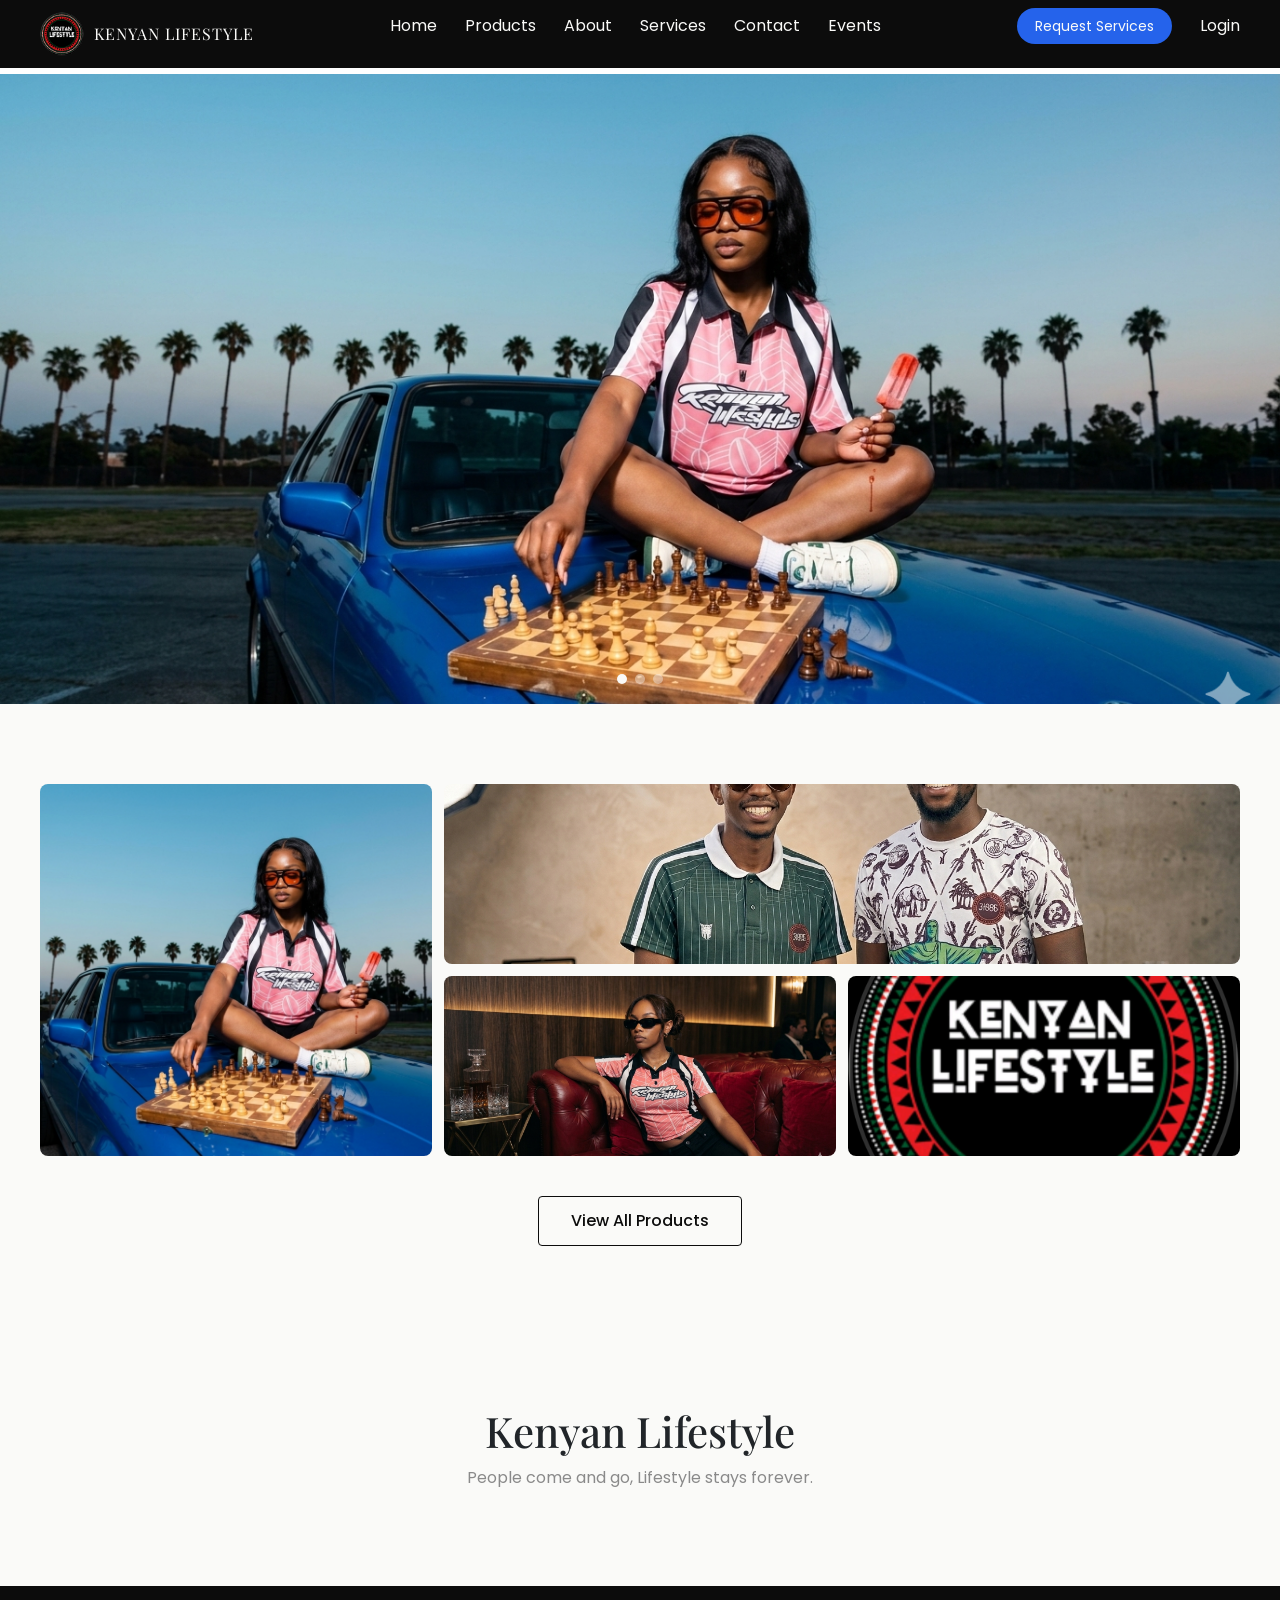
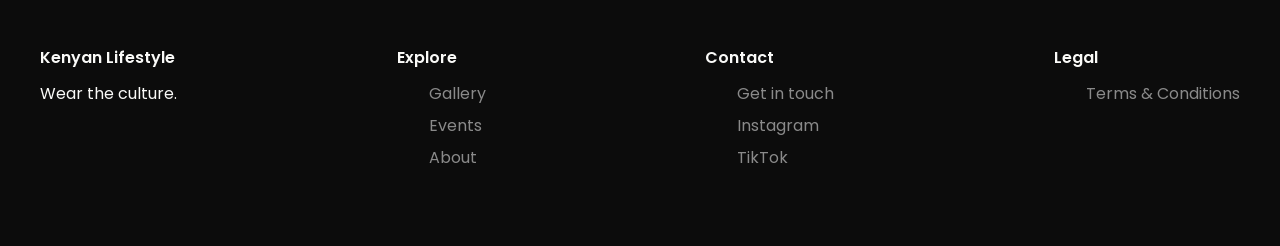
<file: index.html>
<!doctype html>
<html lang="en">
  <head>
    <meta charset="UTF-8" />
    <meta name="viewport" content="width=device-width, initial-scale=1.0" />
    <title>Kenyan Lifestyle | Wear the Culture</title>
    <link rel="preconnect" href="https://fonts.googleapis.com" />
    <link
      href="https://fonts.googleapis.com/css2?family=Playfair+Display:wght@500;600&family=Poppins:wght@400;500;600&display=swap"
      rel="stylesheet"
    />
    <link
      href="https://cdn.jsdelivr.net/npm/bootstrap@5.3.3/dist/css/bootstrap.min.css"
      rel="stylesheet"
    />
    <link rel="stylesheet" href="css/style.css" />
  </head>

  <body>
    <nav class="site-nav" id="siteNav">
      <a href="index.html" class="nav-logo">
        <img
          src="images/logo.png"
          alt="Kenyan Lifestyle"
          class="nav-logo-img"
        />
        <span class="nav-logo-text">KENYAN LIFESTYLE</span>
      </a>

      <button
        class="nav-toggle"
        id="navToggle"
        aria-label="Toggle menu"
        aria-expanded="false"
      >
        <span></span>
        <span></span>
        <span></span>
      </button>

      <ul class="nav-links" id="navLinks">
        <li><a href="index.html" class="active">Home</a></li>
        <li><a href="products.html">Products</a></li>
        <li><a href="about.html">About</a></li>
        <li><a href="services.html">Services</a></li>
        <li><a href="contact.html">Contact</a></li>
        <li><a href="events.html">Events</a></li>
      </ul>

      <ul class="nav-right">
        <li><a href="request.html" class="nav-cta">Request Services</a></li>
        <li><a href="login.html">Login</a></li>
      </ul>
    </nav>

    <section class="carousel-section">
      <div class="carousel" id="heroCarousel">
        <div class="carousel-slide active"></div>
        <div class="carousel-slide"></div>
        <div class="carousel-slide"></div>

        <button
          class="carousel-btn prev"
          id="prevBtn"
          aria-label="Previous slide"
        ></button>
        <button
          class="carousel-btn next"
          id="nextBtn"
          aria-label="Next slide"
        ></button>

        <div class="carousel-dots" id="carouselDots"></div>
      </div>
    </section>

    <section class="featured-products">
      <div class="products-mosaic">
        <div class="mosaic-card tall">
          <img src="images/1.png" alt="Heritage Jersey" />
        </div>
        <div class="mosaic-card wide">
          <img src="images/2.png" alt="Culture Hoodie" />
        </div>
        <div class="mosaic-card small">
          <img src="images/3.png" alt="Lifestyle Shorts" />
        </div>
        <div class="mosaic-card small">
          <img src="images/logo.png" alt="Cantona Jersey" />
        </div>
      </div>
      <div class="view-all">
        <a href="products.html" class="btn-outline">View All Products</a>
      </div>
    </section>

    <section class="statement">
      <h1>Kenyan Lifestyle</h1>
      <p>People come and go, Lifestyle stays forever.</p>
    </section>

    <footer class="site-footer">
      <div class="footer-col">
        <p class="footer-heading">Kenyan Lifestyle</p>
        <p>Wear the culture.</p>
      </div>

      <div class="footer-col">
        <p class="footer-heading">Explore</p>
        <ul>
          <li><a href="gallery.html">Gallery</a></li>
          <li><a href="events.html">Events</a></li>
          <li><a href="about.html">About</a></li>
        </ul>
      </div>

      <div class="footer-col">
        <p class="footer-heading">Contact</p>
        <ul>
          <li><a href="contact.html">Get in touch</a></li>
          <li><a href="#">Instagram</a></li>
          <li><a href="#">TikTok</a></li>
        </ul>
      </div>

      <div class="footer-col">
        <p class="footer-heading">Legal</p>
        <ul>
          <li><a href="#">Terms & Conditions</a></li>
        </ul>
      </div>
    </footer>
    <script src="js/main.js"></script>
    <script src="https://cdn.jsdelivr.net/npm/bootstrap@5.3.3/dist/js/bootstrap.bundle.min.js"></script>
  </body>
</html>
</file>
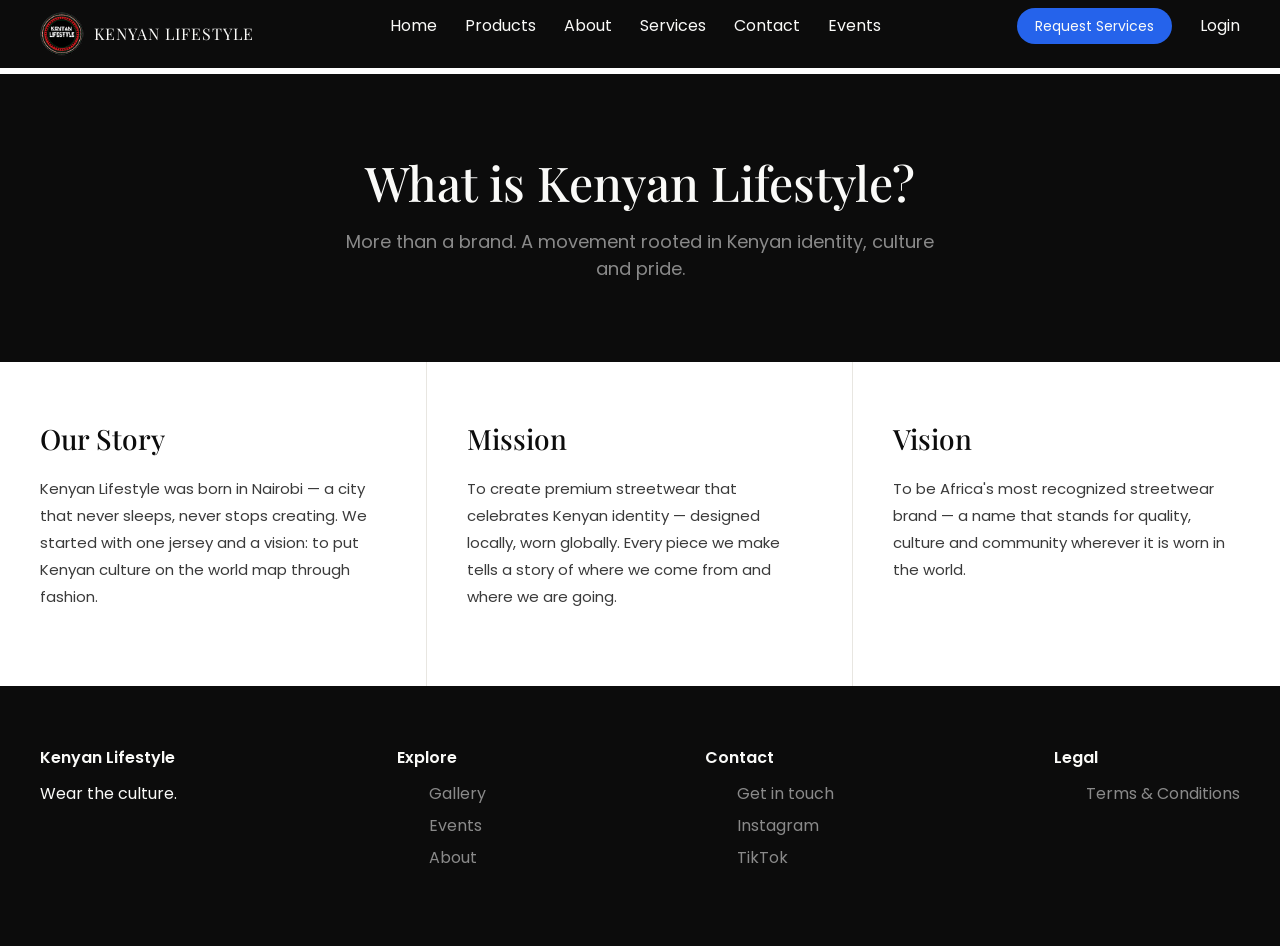
<file: about.html>
<!doctype html>
<html lang="en">
  <head>
    <meta charset="UTF-8" />
    <meta name="viewport" content="width=device-width, initial-scale=1.0" />
    <title>About | Kenyan Lifestyle</title>
    <link rel="preconnect" href="https://fonts.googleapis.com" />
    <link
      href="https://fonts.googleapis.com/css2?family=Playfair+Display:wght@500;600&family=Poppins:wght@400;500;600&display=swap"
      rel="stylesheet"
    />
    <link
      href="https://cdn.jsdelivr.net/npm/bootstrap@5.3.3/dist/css/bootstrap.min.css"
      rel="stylesheet"
    />
    <link rel="stylesheet" href="css/style.css" />
    <link rel="stylesheet" href="css/about.css" />
  </head>
  <body>
    <nav class="site-nav" id="siteNav">
      <a href="index.html" class="nav-logo">
        <img
          src="images/logo.png"
          alt="Kenyan Lifestyle"
          class="nav-logo-img"
        />
        <span class="nav-logo-text">KENYAN LIFESTYLE</span>
      </a>
      <button
        class="nav-toggle"
        id="navToggle"
        aria-label="Toggle menu"
        aria-expanded="false"
      >
        <span></span>
        <span></span>
        <span></span>
      </button>
      <ul class="nav-links" id="navLinks">
        <li><a href="index.html">Home</a></li>
        <li><a href="products.html">Products</a></li>
        <li><a href="about.html" class="active">About</a></li>
        <li><a href="services.html">Services</a></li>
        <li><a href="contact.html">Contact</a></li>
        <li><a href="events.html">Events</a></li>
      </ul>
      <ul class="nav-right">
        <li><a href="request.html" class="nav-cta">Request Services</a></li>
        <li><a href="login.html">Login</a></li>
      </ul>
    </nav>

    <main class="about-main">
      <section class="about-hero">
        <h1>What is Kenyan Lifestyle?</h1>
        <p>
          More than a brand. A movement rooted in Kenyan identity, culture and
          pride.
        </p>
      </section>

      <section class="about-grid">
        <div class="about-card">
          <h2>Our Story</h2>
          <p>
            Kenyan Lifestyle was born in Nairobi — a city that never sleeps,
            never stops creating. We started with one jersey and a vision: to
            put Kenyan culture on the world map through fashion.
          </p>
        </div>
        <div class="about-card">
          <h2>Mission</h2>
          <p>
            To create premium streetwear that celebrates Kenyan identity —
            designed locally, worn globally. Every piece we make tells a story
            of where we come from and where we are going.
          </p>
        </div>
        <div class="about-card">
          <h2>Vision</h2>
          <p>
            To be Africa's most recognized streetwear brand — a name that stands
            for quality, culture and community wherever it is worn in the world.
          </p>
        </div>
      </section>
    </main>

    <footer class="site-footer">
      <div class="footer-col">
        <p class="footer-heading">Kenyan Lifestyle</p>
        <p>Wear the culture.</p>
      </div>
      <div class="footer-col">
        <p class="footer-heading">Explore</p>
        <ul>
          <li><a href="gallery.html">Gallery</a></li>
          <li><a href="events.html">Events</a></li>
          <li><a href="about.html">About</a></li>
        </ul>
      </div>
      <div class="footer-col">
        <p class="footer-heading">Contact</p>
        <ul>
          <li><a href="contact.html">Get in touch</a></li>
          <li><a href="#">Instagram</a></li>
          <li><a href="#">TikTok</a></li>
        </ul>
      </div>
      <div class="footer-col">
        <p class="footer-heading">Legal</p>
        <ul>
          <li><a href="#">Terms &amp; Conditions</a></li>
        </ul>
      </div>
    </footer>
    <script src="https://cdn.jsdelivr.net/npm/bootstrap@5.3.3/dist/js/bootstrap.bundle.min.js"></script>
  </body>
</html>
</file>
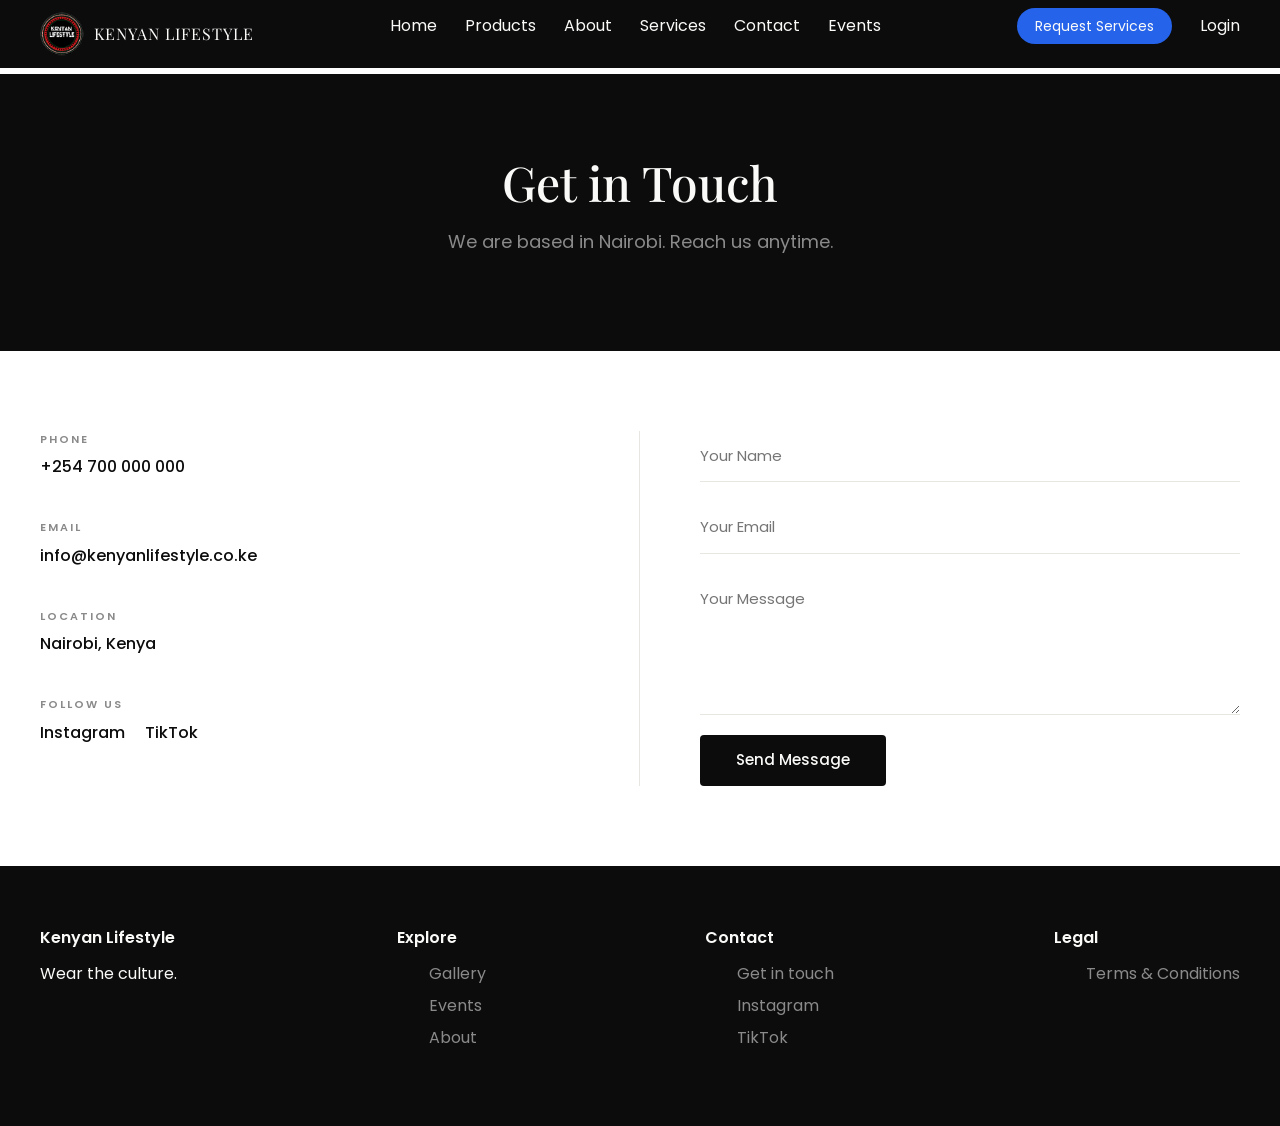
<file: contact.html>
<!doctype html>
<html lang="en">
  <head>
    <meta charset="UTF-8" />
    <meta name="viewport" content="width=device-width, initial-scale=1.0" />
    <title>Contact | Kenyan Lifestyle</title>
    <link rel="preconnect" href="https://fonts.googleapis.com" />
    <link
      href="https://fonts.googleapis.com/css2?family=Playfair+Display:wght@500;600&family=Poppins:wght@400;500;600&display=swap"
      rel="stylesheet"
    />
    <link
      href="https://cdn.jsdelivr.net/npm/bootstrap@5.3.3/dist/css/bootstrap.min.css"
      rel="stylesheet"
    />
    <link rel="stylesheet" href="css/style.css" />
    <link rel="stylesheet" href="css/contact.css" />
  </head>
  <body>
    <nav class="site-nav" id="siteNav">
      <a href="index.html" class="nav-logo">
        <img
          src="images/logo.png"
          alt="Kenyan Lifestyle"
          class="nav-logo-img"
        />
        <span class="nav-logo-text">KENYAN LIFESTYLE</span>
      </a>
      <button
        class="nav-toggle"
        id="navToggle"
        aria-label="Toggle menu"
        aria-expanded="false"
      >
        <span></span>
        <span></span>
        <span></span>
      </button>
      <ul class="nav-links" id="navLinks">
        <li><a href="index.html">Home</a></li>
        <li><a href="products.html">Products</a></li>
        <li><a href="about.html">About</a></li>
        <li><a href="services.html">Services</a></li>
        <li><a href="contact.html" class="active">Contact</a></li>
        <li><a href="events.html">Events</a></li>
      </ul>
      <ul class="nav-right">
        <li><a href="request.html" class="nav-cta">Request Services</a></li>
        <li><a href="login.html">Login</a></li>
      </ul>
    </nav>

    <main class="contact-main">
      <section class="contact-hero">
        <h1>Get in Touch</h1>
        <p>We are based in Nairobi. Reach us anytime.</p>
      </section>

      <section class="contact-grid">
        <div class="contact-info">
          <div class="contact-item">
            <p class="contact-label">Phone</p>
            <p class="contact-value">+254 700 000 000</p>
          </div>
          <div class="contact-item">
            <p class="contact-label">Email</p>
            <p class="contact-value">info@kenyanlifestyle.co.ke</p>
          </div>
          <div class="contact-item">
            <p class="contact-label">Location</p>
            <p class="contact-value">Nairobi, Kenya</p>
          </div>
          <div class="contact-item">
            <p class="contact-label">Follow Us</p>
            <div class="contact-socials">
              <a href="#">Instagram</a>
              <a href="#">TikTok</a>
            </div>
          </div>
        </div>

        <div class="contact-form">
          <input type="text" placeholder="Your Name" />
          <input type="email" placeholder="Your Email" />
          <textarea placeholder="Your Message" rows="5"></textarea>
          <button type="submit">Send Message</button>
        </div>
      </section>
    </main>

    <footer class="site-footer">
      <div class="footer-col">
        <p class="footer-heading">Kenyan Lifestyle</p>
        <p>Wear the culture.</p>
      </div>
      <div class="footer-col">
        <p class="footer-heading">Explore</p>
        <ul>
          <li><a href="gallery.html">Gallery</a></li>
          <li><a href="events.html">Events</a></li>
          <li><a href="about.html">About</a></li>
        </ul>
      </div>
      <div class="footer-col">
        <p class="footer-heading">Contact</p>
        <ul>
          <li><a href="contact.html">Get in touch</a></li>
          <li><a href="#">Instagram</a></li>
          <li><a href="#">TikTok</a></li>
        </ul>
      </div>
      <div class="footer-col">
        <p class="footer-heading">Legal</p>
        <ul>
          <li><a href="#">Terms &amp; Conditions</a></li>
        </ul>
      </div>
    </footer>
    <script src="https://cdn.jsdelivr.net/npm/bootstrap@5.3.3/dist/js/bootstrap.bundle.min.js"></script>
  </body>
</html>
</file>
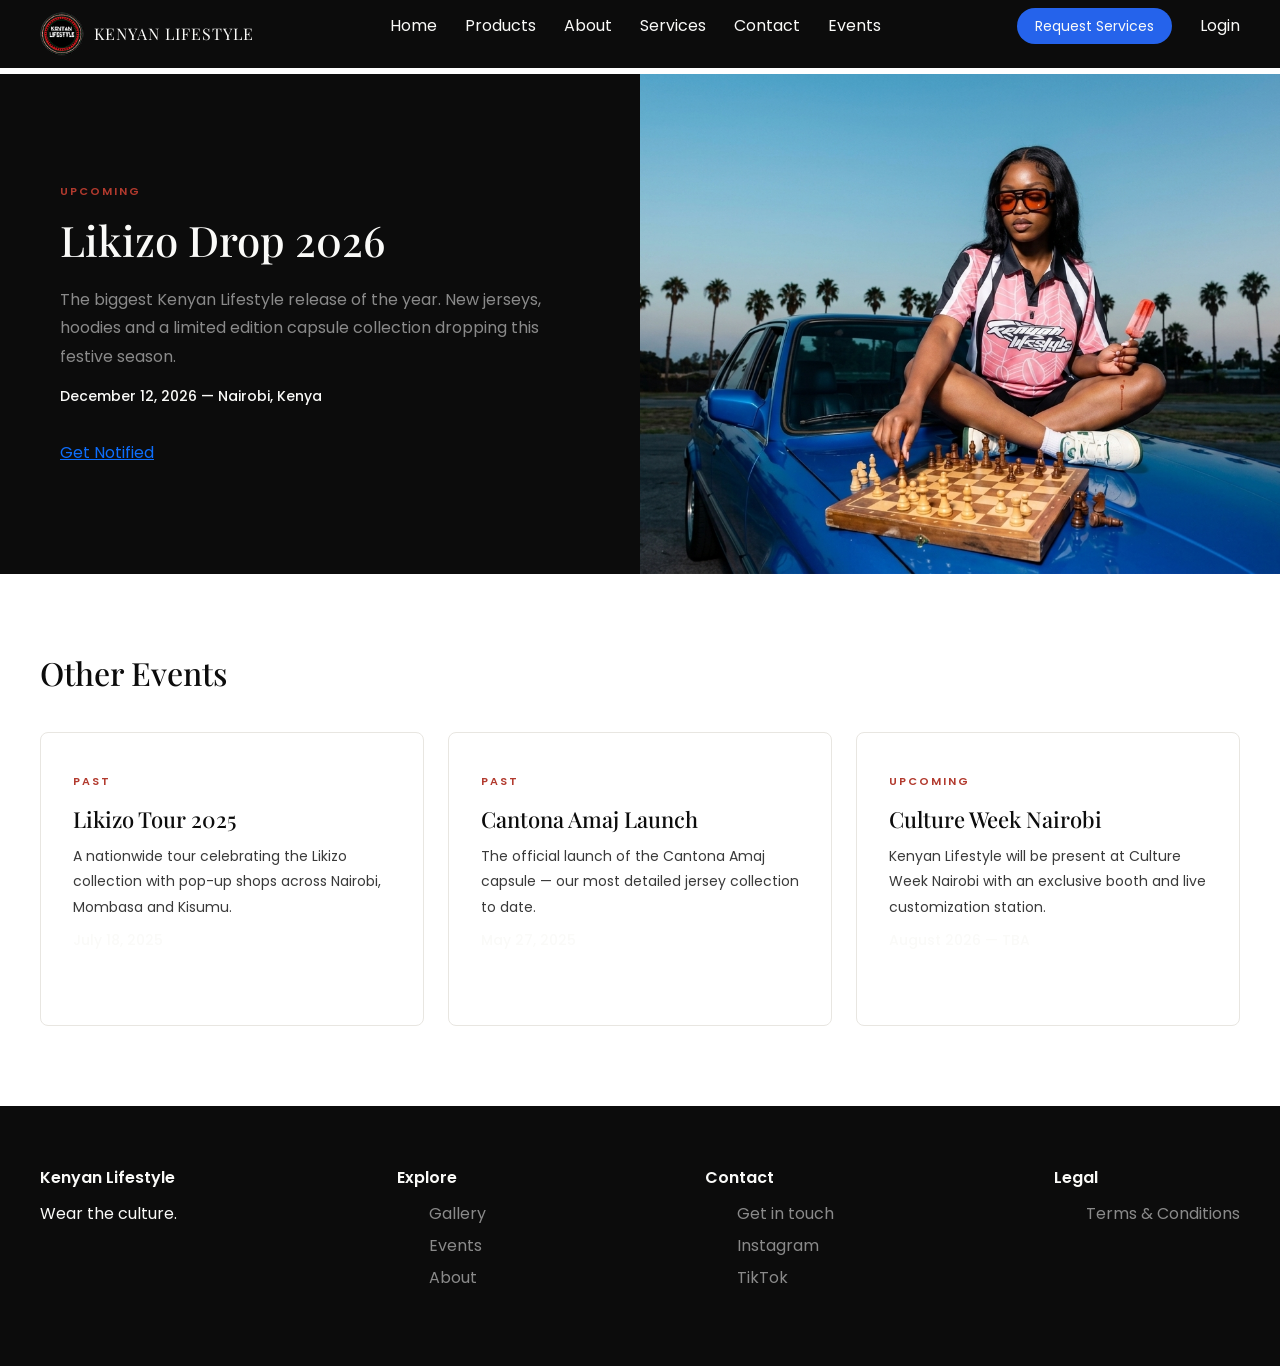
<file: events.html>
<!doctype html>
<html lang="en">
  <head>
    <meta charset="UTF-8" />
    <meta name="viewport" content="width=device-width, initial-scale=1.0" />
    <title>Events | Kenyan Lifestyle</title>
    <link rel="preconnect" href="https://fonts.googleapis.com" />
    <link
      href="https://fonts.googleapis.com/css2?family=Playfair+Display:wght@500;600&family=Poppins:wght@400;500;600&display=swap"
      rel="stylesheet"
    />
    <link
      href="https://cdn.jsdelivr.net/npm/bootstrap@5.3.3/dist/css/bootstrap.min.css"
      rel="stylesheet"
    />
    <link rel="stylesheet" href="css/style.css" />
    <link rel="stylesheet" href="css/events.css" />
  </head>
  <body>
    <nav class="site-nav" id="siteNav">
      <a href="index.html" class="nav-logo">
        <img
          src="images/logo.png"
          alt="Kenyan Lifestyle"
          class="nav-logo-img"
        />
        <span class="nav-logo-text">KENYAN LIFESTYLE</span>
      </a>
      <button
        class="nav-toggle"
        id="navToggle"
        aria-label="Toggle menu"
        aria-expanded="false"
      >
        <span></span>
        <span></span>
        <span></span>
      </button>
      <ul class="nav-links" id="navLinks">
        <li><a href="index.html">Home</a></li>
        <li><a href="products.html">Products</a></li>
        <li><a href="about.html">About</a></li>
        <li><a href="services.html">Services</a></li>
        <li><a href="contact.html">Contact</a></li>
        <li><a href="events.html" class="active">Events</a></li>
      </ul>
      <ul class="nav-right">
        <li><a href="request.html" class="nav-cta">Request Services</a></li>
        <li><a href="login.html">Login</a></li>
      </ul>
    </nav>

    <main class="events-main">
      <section class="featured-event">
        <div class="featured-event-content">
          <span class="event-tag">Upcoming</span>
          <h1>Likizo Drop 2026</h1>
          <p>
            The biggest Kenyan Lifestyle release of the year. New jerseys,
            hoodies and a limited edition capsule collection dropping this
            festive season.
          </p>
          <p class="event-date">December 12, 2026 — Nairobi, Kenya</p>
          <a href="request.html" class="btn-dark">Get Notified</a>
        </div>
        <div class="featured-event-img">
          <img src="images/1.png" alt="Likizo Drop 2026" />
        </div>
      </section>

      <section class="events-grid-section">
        <h2 class="section-title">Other Events</h2>
        <div class="events-grid">
          <div class="event-card">
            <span class="event-tag">Past</span>
            <h3>Likizo Tour 2025</h3>
            <p>
              A nationwide tour celebrating the Likizo collection with pop-up
              shops across Nairobi, Mombasa and Kisumu.
            </p>
            <p class="event-date">July 18, 2025</p>
          </div>

          <div class="event-card">
            <span class="event-tag">Past</span>
            <h3>Cantona Amaj Launch</h3>
            <p>
              The official launch of the Cantona Amaj capsule — our most
              detailed jersey collection to date.
            </p>
            <p class="event-date">May 27, 2025</p>
          </div>

          <div class="event-card">
            <span class="event-tag">Upcoming</span>
            <h3>Culture Week Nairobi</h3>
            <p>
              Kenyan Lifestyle will be present at Culture Week Nairobi with an
              exclusive booth and live customization station.
            </p>
            <p class="event-date">August 2026 — TBA</p>
          </div>
        </div>
      </section>
    </main>

    <footer class="site-footer">
      <div class="footer-col">
        <p class="footer-heading">Kenyan Lifestyle</p>
        <p>Wear the culture.</p>
      </div>
      <div class="footer-col">
        <p class="footer-heading">Explore</p>
        <ul>
          <li><a href="gallery.html">Gallery</a></li>
          <li><a href="events.html">Events</a></li>
          <li><a href="about.html">About</a></li>
        </ul>
      </div>
      <div class="footer-col">
        <p class="footer-heading">Contact</p>
        <ul>
          <li><a href="contact.html">Get in touch</a></li>
          <li><a href="#">Instagram</a></li>
          <li><a href="#">TikTok</a></li>
        </ul>
      </div>
      <div class="footer-col">
        <p class="footer-heading">Legal</p>
        <ul>
          <li><a href="#">Terms &amp; Conditions</a></li>
        </ul>
      </div>
    </footer>
    <script src="https://cdn.jsdelivr.net/npm/bootstrap@5.3.3/dist/js/bootstrap.bundle.min.js"></script>
  </body>
</html>
</file>
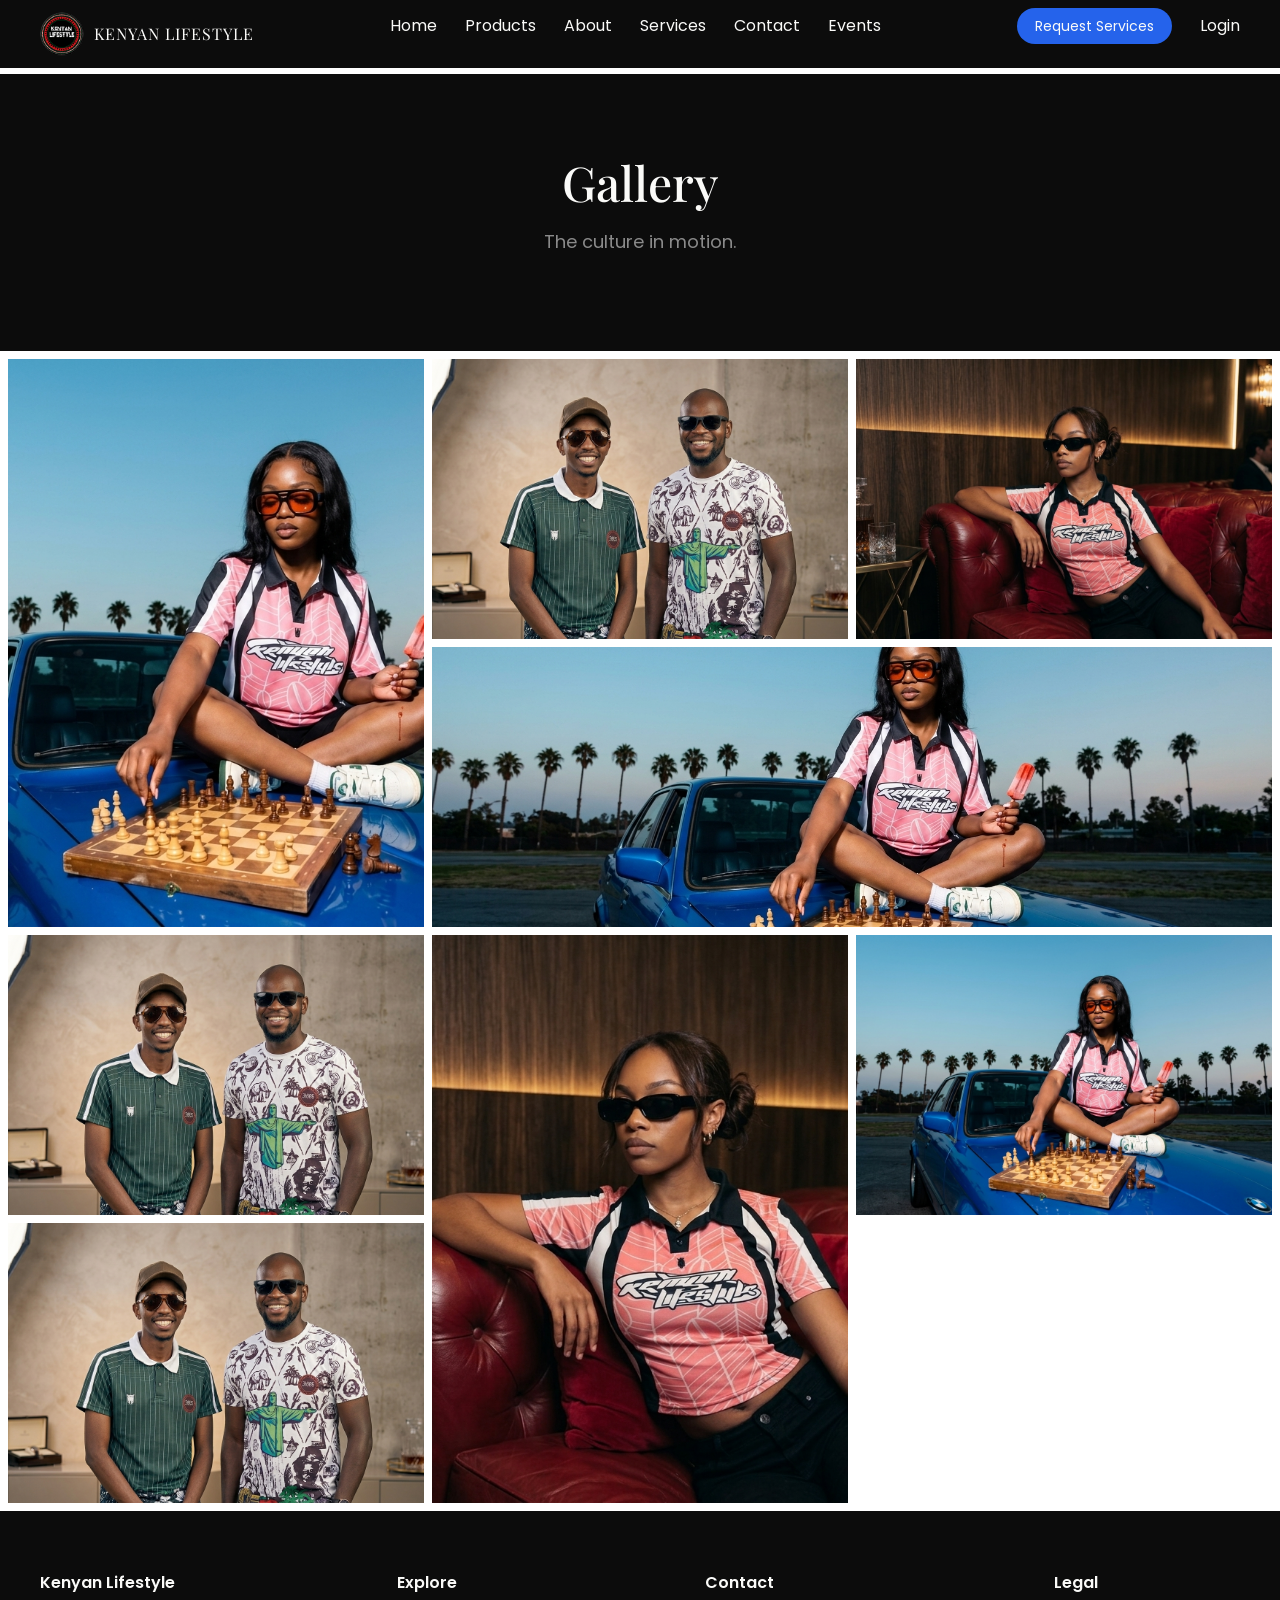
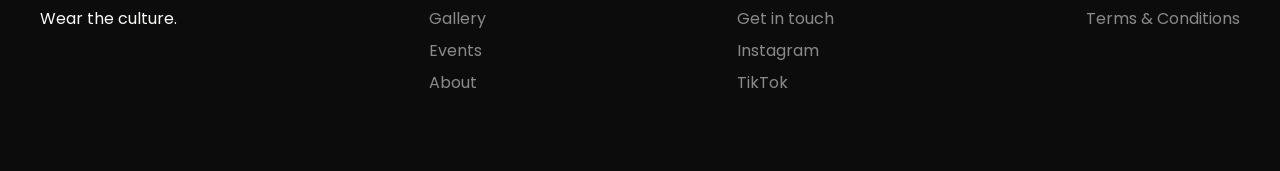
<file: gallery.html>
<!doctype html>
<html lang="en">
  <head>
    <meta charset="UTF-8" />
    <meta name="viewport" content="width=device-width, initial-scale=1.0" />
    <title>Gallery | Kenyan Lifestyle</title>
    <link rel="preconnect" href="https://fonts.googleapis.com" />
    <link
      href="https://fonts.googleapis.com/css2?family=Playfair+Display:wght@500;600&family=Poppins:wght@400;500;600&display=swap"
      rel="stylesheet"
    />
    <link
      href="https://cdn.jsdelivr.net/npm/bootstrap@5.3.3/dist/css/bootstrap.min.css"
      rel="stylesheet"
    />
    <link rel="stylesheet" href="css/style.css" />
    <link rel="stylesheet" href="css/gallery.css" />
  </head>
  <body>
    <nav class="site-nav" id="siteNav">
      <a href="index.html" class="nav-logo">
        <img
          src="images/logo.png"
          alt="Kenyan Lifestyle"
          class="nav-logo-img"
        />
        <span class="nav-logo-text">KENYAN LIFESTYLE</span>
      </a>
      <button
        class="nav-toggle"
        id="navToggle"
        aria-label="Toggle menu"
        aria-expanded="false"
      >
        <span></span>
        <span></span>
        <span></span>
      </button>
      <ul class="nav-links" id="navLinks">
        <li><a href="index.html">Home</a></li>
        <li><a href="products.html">Products</a></li>
        <li><a href="about.html">About</a></li>
        <li><a href="services.html">Services</a></li>
        <li><a href="contact.html">Contact</a></li>
        <li><a href="events.html">Events</a></li>
      </ul>
      <ul class="nav-right">
        <li><a href="request.html" class="nav-cta">Request Services</a></li>
        <li><a href="login.html">Login</a></li>
      </ul>
    </nav>

    <main class="gallery-main">
      <section class="gallery-hero">
        <h1>Gallery</h1>
        <p>The culture in motion.</p>
      </section>

      <section class="gallery-grid">
        <div class="gallery-item tall">
          <img src="images/1.png" alt="Kenyan Lifestyle shoot" />
        </div>
        <div class="gallery-item">
          <img src="images/2.png" alt="Kenyan Lifestyle shoot" />
        </div>
        <div class="gallery-item">
          <img src="images/3.png" alt="Kenyan Lifestyle shoot" />
        </div>
        <div class="gallery-item wide">
          <img src="images/1.png" alt="Kenyan Lifestyle shoot" />
        </div>
        <div class="gallery-item">
          <img src="images/2.png" alt="Kenyan Lifestyle shoot" />
        </div>
        <div class="gallery-item tall">
          <img src="images/3.png" alt="Kenyan Lifestyle shoot" />
        </div>
        <div class="gallery-item">
          <img src="images/1.png" alt="Kenyan Lifestyle shoot" />
        </div>
        <div class="gallery-item">
          <img src="images/2.png" alt="Kenyan Lifestyle shoot" />
        </div>
      </section>
    </main>

    <footer class="site-footer">
      <div class="footer-col">
        <p class="footer-heading">Kenyan Lifestyle</p>
        <p>Wear the culture.</p>
      </div>
      <div class="footer-col">
        <p class="footer-heading">Explore</p>
        <ul>
          <li><a href="gallery.html">Gallery</a></li>
          <li><a href="events.html">Events</a></li>
          <li><a href="about.html">About</a></li>
        </ul>
      </div>
      <div class="footer-col">
        <p class="footer-heading">Contact</p>
        <ul>
          <li><a href="contact.html">Get in touch</a></li>
          <li><a href="#">Instagram</a></li>
          <li><a href="#">TikTok</a></li>
        </ul>
      </div>
      <div class="footer-col">
        <p class="footer-heading">Legal</p>
        <ul>
          <li><a href="#">Terms &amp; Conditions</a></li>
        </ul>
      </div>
    </footer>
    <script src="https://cdn.jsdelivr.net/npm/bootstrap@5.3.3/dist/js/bootstrap.bundle.min.js"></script>
  </body>
</html>
</file>
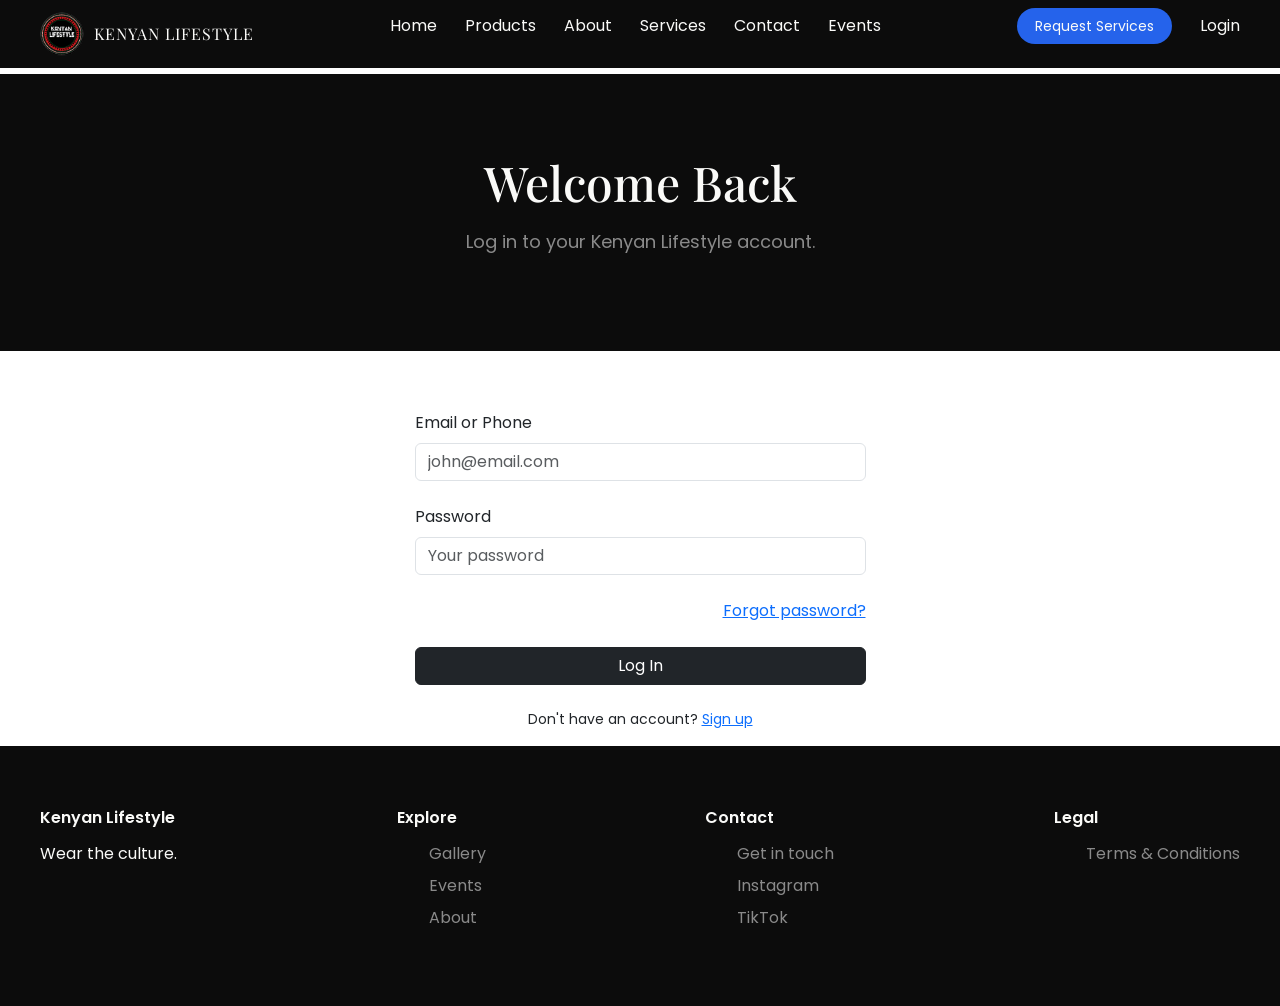
<file: login.html>
<!doctype html>
<html lang="en">
  <head>
    <meta charset="UTF-8" />
    <meta name="viewport" content="width=device-width, initial-scale=1.0" />
    <title>Login | Kenyan Lifestyle</title>
    <link rel="preconnect" href="https://fonts.googleapis.com" />
    <link
      href="https://fonts.googleapis.com/css2?family=Playfair+Display:wght@500;600&family=Poppins:wght@400;500;600&display=swap"
      rel="stylesheet"
    />
    <link
      href="https://cdn.jsdelivr.net/npm/bootstrap@5.3.3/dist/css/bootstrap.min.css"
      rel="stylesheet"
    />
    <link rel="stylesheet" href="css/style.css" />
    <link rel="stylesheet" href="css/forms.css" />
  </head>
  <body>
    <nav class="site-nav" id="siteNav">
      <a href="index.html" class="nav-logo">
        <img
          src="images/logo.png"
          alt="Kenyan Lifestyle"
          class="nav-logo-img"
        />
        <span class="nav-logo-text">KENYAN LIFESTYLE</span>
      </a>
      <button
        class="nav-toggle"
        id="navToggle"
        aria-label="Toggle menu"
        aria-expanded="false"
      >
        <span></span>
        <span></span>
        <span></span>
      </button>
      <ul class="nav-links" id="navLinks">
        <li><a href="index.html">Home</a></li>
        <li><a href="products.html">Products</a></li>
        <li><a href="about.html">About</a></li>
        <li><a href="services.html">Services</a></li>
        <li><a href="contact.html">Contact</a></li>
        <li><a href="events.html">Events</a></li>
      </ul>
      <ul class="nav-right">
        <li><a href="request.html" class="nav-cta">Request Services</a></li>
        <li><a href="login.html">Login</a></li>
      </ul>
    </nav>

    <main class="form-main">
      <section class="form-hero">
        <h1>Welcome Back</h1>
        <p>Log in to your Kenyan Lifestyle account.</p>
      </section>

      <section class="form-container">
        <div class="container">
          <div class="row justify-content-center">
            <div class="col-lg-5">
              <form id="loginForm" novalidate>
                <div class="mb-4">
                  <label for="loginEmail" class="form-label"
                    >Email or Phone</label
                  >
                  <input
                    type="text"
                    class="form-control"
                    id="loginEmail"
                    placeholder="john@email.com"
                  />
                  <span class="error-msg" id="loginEmailError"></span>
                </div>

                <div class="mb-4">
                  <label for="loginPassword" class="form-label">Password</label>
                  <input
                    type="password"
                    class="form-control"
                    id="loginPassword"
                    placeholder="Your password"
                  />
                  <span class="error-msg" id="loginPasswordError"></span>
                </div>

                <div class="mb-4 text-end">
                  <a href="#" class="forgot-link">Forgot password?</a>
                </div>

                <button type="submit" class="btn btn-dark w-100">Log In</button>
                <p class="success-msg mt-3 text-center" id="loginSuccess"></p>

                <p class="mt-4 text-center" style="font-size: 14px">
                  Don't have an account?
                  <a href="signup.html" class="forgot-link">Sign up</a>
                </p>
              </form>
            </div>
          </div>
        </div>
      </section>
    </main>

    <footer class="site-footer">
      <div class="footer-col">
        <p class="footer-heading">Kenyan Lifestyle</p>
        <p>Wear the culture.</p>
      </div>
      <div class="footer-col">
        <p class="footer-heading">Explore</p>
        <ul>
          <li><a href="gallery.html">Gallery</a></li>
          <li><a href="events.html">Events</a></li>
          <li><a href="about.html">About</a></li>
        </ul>
      </div>
      <div class="footer-col">
        <p class="footer-heading">Contact</p>
        <ul>
          <li><a href="contact.html">Get in touch</a></li>
          <li><a href="#">Instagram</a></li>
          <li><a href="#">TikTok</a></li>
        </ul>
      </div>
      <div class="footer-col">
        <p class="footer-heading">Legal</p>
        <ul>
          <li><a href="#">Terms &amp; Conditions</a></li>
        </ul>
      </div>
    </footer>

    <script src="https://cdn.jsdelivr.net/npm/bootstrap@5.3.3/dist/js/bootstrap.bundle.min.js"></script>
    <script src="js/form-validate.js"></script>
  </body>
</html>
</file>
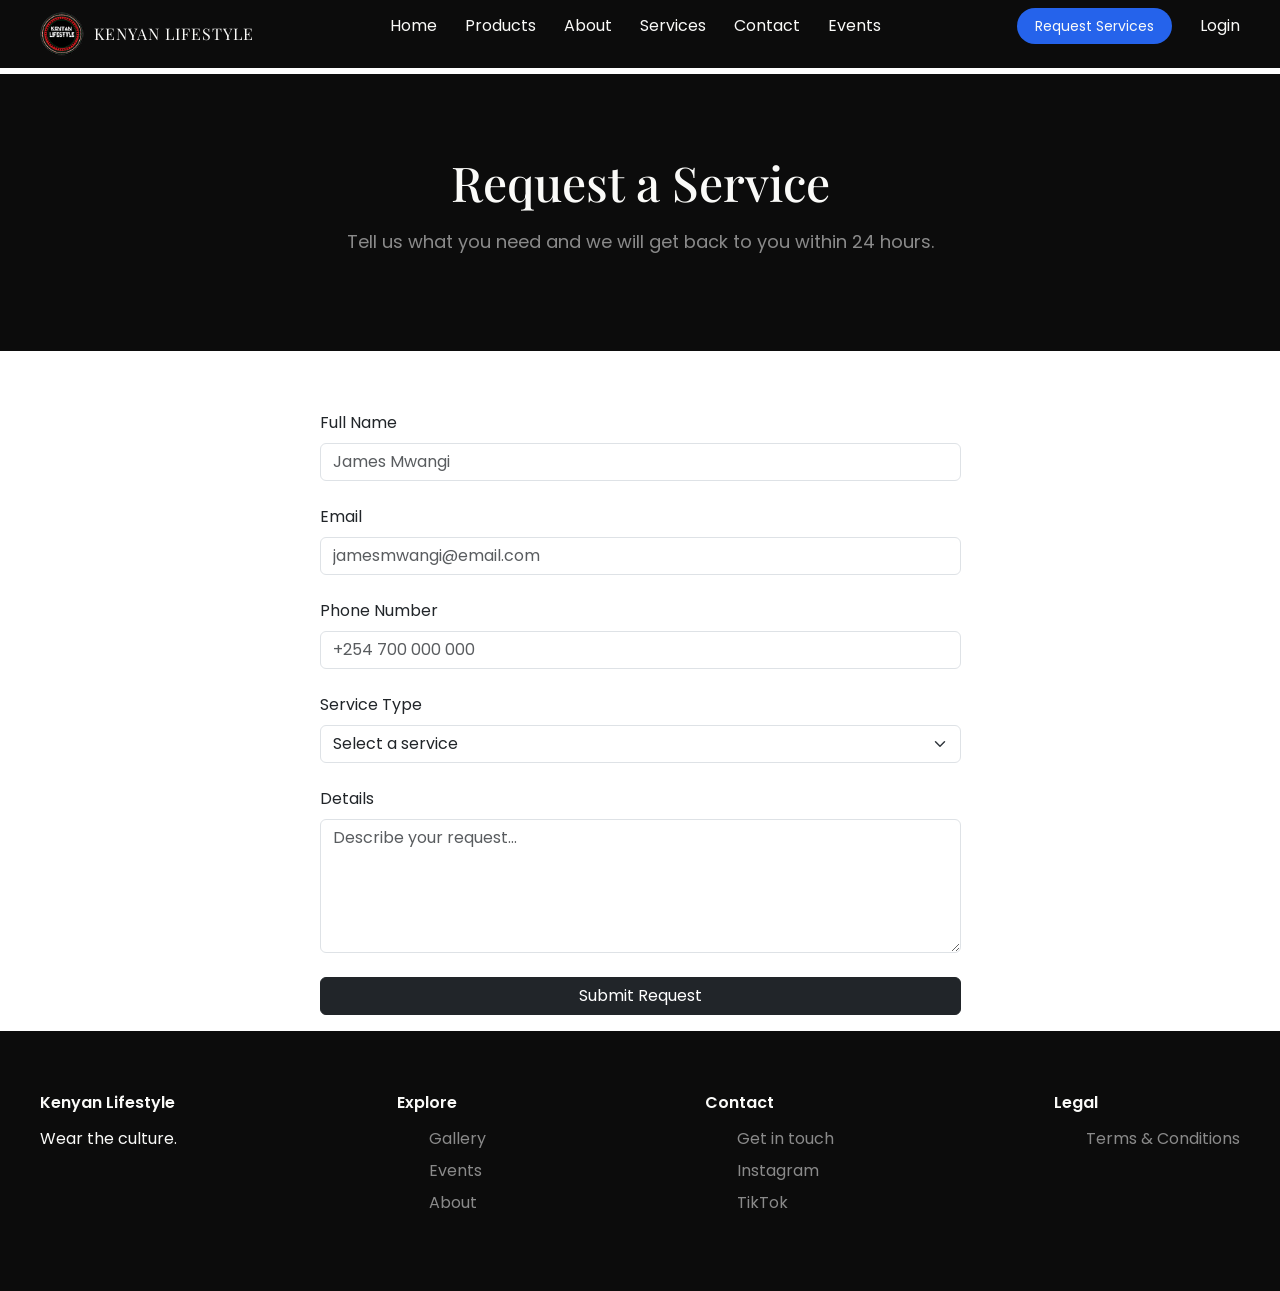
<file: request.html>
<!doctype html>
<html lang="en">
  <head>
    <meta charset="UTF-8" />
    <meta name="viewport" content="width=device-width, initial-scale=1.0" />
    <title>Request Service | Kenyan Lifestyle</title>
    <link rel="preconnect" href="https://fonts.googleapis.com" />
    <link
      href="https://fonts.googleapis.com/css2?family=Playfair+Display:wght@500;600&family=Poppins:wght@400;500;600&display=swap"
      rel="stylesheet"
    />
    <link
      href="https://cdn.jsdelivr.net/npm/bootstrap@5.3.3/dist/css/bootstrap.min.css"
      rel="stylesheet"
    />
    <link rel="stylesheet" href="css/style.css" />
    <link rel="stylesheet" href="css/forms.css" />
  </head>
  <body>
    <nav class="site-nav" id="siteNav">
      <a href="index.html" class="nav-logo">
        <img
          src="images/logo.png"
          alt="Kenyan Lifestyle"
          class="nav-logo-img"
        />
        <span class="nav-logo-text">KENYAN LIFESTYLE</span>
      </a>
      <button
        class="nav-toggle"
        id="navToggle"
        aria-label="Toggle menu"
        aria-expanded="false"
      >
        <span></span>
        <span></span>
        <span></span>
      </button>
      <ul class="nav-links" id="navLinks">
        <li><a href="index.html">Home</a></li>
        <li><a href="products.html">Products</a></li>
        <li><a href="about.html">About</a></li>
        <li><a href="services.html">Services</a></li>
        <li><a href="contact.html">Contact</a></li>
        <li><a href="events.html">Events</a></li>
      </ul>
      <ul class="nav-right">
        <li><a href="request.html" class="nav-cta">Request Services</a></li>
        <li><a href="login.html">Login</a></li>
      </ul>
    </nav>

    <main class="form-main">
      <section class="form-hero">
        <h1>Request a Service</h1>
        <p>
          Tell us what you need and we will get back to you within 24 hours.
        </p>
      </section>

      <section class="form-container">
        <div class="container">
          <div class="row justify-content-center">
            <div class="col-lg-7">
              <form id="requestForm" novalidate>
                <div class="mb-4">
                  <label for="reqName" class="form-label">Full Name</label>
                  <input
                    type="text"
                    class="form-control"
                    id="reqName"
                    placeholder="James Mwangi"
                  />
                  <span class="error-msg" id="reqNameError"></span>
                </div>

                <div class="mb-4">
                  <label for="reqEmail" class="form-label">Email</label>
                  <input
                    type="email"
                    class="form-control"
                    id="reqEmail"
                    placeholder="jamesmwangi@email.com"
                  />
                  <span class="error-msg" id="reqEmailError"></span>
                </div>

                <div class="mb-4">
                  <label for="reqPhone" class="form-label">Phone Number</label>
                  <input
                    type="text"
                    class="form-control"
                    id="reqPhone"
                    placeholder="+254 700 000 000"
                  />
                  <span class="error-msg" id="reqPhoneError"></span>
                </div>

                <div class="mb-4">
                  <label for="reqService" class="form-label"
                    >Service Type</label
                  >
                  <select class="form-select" id="reqService">
                    <option value="">Select a service</option>
                    <option value="design">Custom Design</option>
                    <option value="printing">Printing</option>
                    <option value="bulk">Bulk Order</option>
                    <option value="fashion">New Fashion Line</option>
                  </select>
                  <span class="error-msg" id="reqServiceError"></span>
                </div>

                <div class="mb-4">
                  <label for="reqMessage" class="form-label">Details</label>
                  <textarea
                    class="form-control"
                    id="reqMessage"
                    rows="5"
                    placeholder="Describe your request..."
                  ></textarea>
                  <span class="error-msg" id="reqMessageError"></span>
                </div>

                <button type="submit" class="btn btn-dark w-100">
                  Submit Request
                </button>
                <p class="success-msg mt-3 text-center" id="reqSuccess"></p>
              </form>
            </div>
          </div>
        </div>
      </section>
    </main>

    <footer class="site-footer">
      <div class="footer-col">
        <p class="footer-heading">Kenyan Lifestyle</p>
        <p>Wear the culture.</p>
      </div>
      <div class="footer-col">
        <p class="footer-heading">Explore</p>
        <ul>
          <li><a href="gallery.html">Gallery</a></li>
          <li><a href="events.html">Events</a></li>
          <li><a href="about.html">About</a></li>
        </ul>
      </div>
      <div class="footer-col">
        <p class="footer-heading">Contact</p>
        <ul>
          <li><a href="contact.html">Get in touch</a></li>
          <li><a href="#">Instagram</a></li>
          <li><a href="#">TikTok</a></li>
        </ul>
      </div>
      <div class="footer-col">
        <p class="footer-heading">Legal</p>
        <ul>
          <li><a href="#">Terms &amp; Conditions</a></li>
        </ul>
      </div>
    </footer>

    <script src="js/form-validate.js"></script>
    <script src="https://cdn.jsdelivr.net/npm/bootstrap@5.3.3/dist/js/bootstrap.bundle.min.js"></script>
  </body>
</html>
</file>
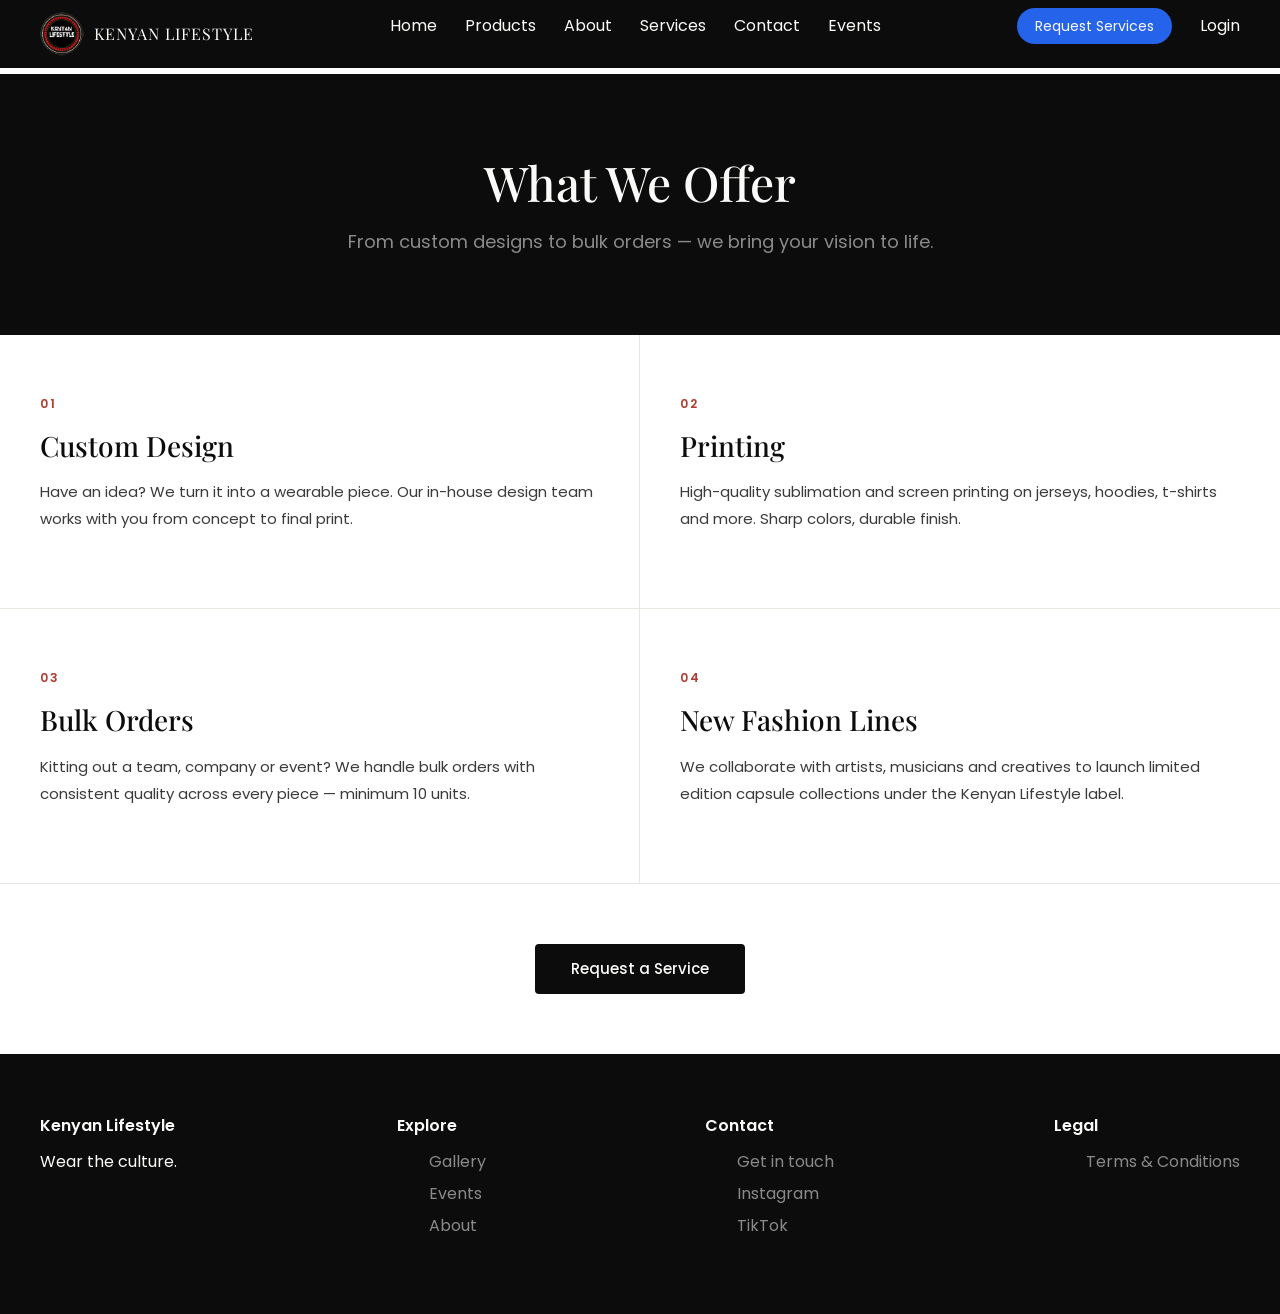
<file: services.html>
<!doctype html>
<html lang="en">
  <head>
    <meta charset="UTF-8" />
    <meta name="viewport" content="width=device-width, initial-scale=1.0" />
    <title>Services | Kenyan Lifestyle</title>
    <link rel="preconnect" href="https://fonts.googleapis.com" />
    <link
      href="https://fonts.googleapis.com/css2?family=Playfair+Display:wght@500;600&family=Poppins:wght@400;500;600&display=swap"
      rel="stylesheet"
    />
    <link
      href="https://cdn.jsdelivr.net/npm/bootstrap@5.3.3/dist/css/bootstrap.min.css"
      rel="stylesheet"
    />
    <link rel="stylesheet" href="css/style.css" />
    <link rel="stylesheet" href="css/services.css" />
  </head>
  <body>
    <nav class="site-nav" id="siteNav">
      <a href="index.html" class="nav-logo">
        <img
          src="images/logo.png"
          alt="Kenyan Lifestyle"
          class="nav-logo-img"
        />
        <span class="nav-logo-text">KENYAN LIFESTYLE</span>
      </a>
      <button
        class="nav-toggle"
        id="navToggle"
        aria-label="Toggle menu"
        aria-expanded="false"
      >
        <span></span>
        <span></span>
        <span></span>
      </button>
      <ul class="nav-links" id="navLinks">
        <li><a href="index.html">Home</a></li>
        <li><a href="products.html">Products</a></li>
        <li><a href="about.html">About</a></li>
        <li><a href="services.html" class="active">Services</a></li>
        <li><a href="contact.html">Contact</a></li>
        <li><a href="events.html">Events</a></li>
      </ul>
      <ul class="nav-right">
        <li><a href="request.html" class="nav-cta">Request Services</a></li>
        <li><a href="login.html">Login</a></li>
      </ul>
    </nav>

    <main class="services-main">
      <section class="services-hero">
        <h1>What We Offer</h1>
        <p>
          From custom designs to bulk orders — we bring your vision to life.
        </p>
      </section>

      <section class="services-grid">
        <div class="service-card">
          <span class="service-number">01</span>
          <h2>Custom Design</h2>
          <p>
            Have an idea? We turn it into a wearable piece. Our in-house design
            team works with you from concept to final print.
          </p>
        </div>

        <div class="service-card">
          <span class="service-number">02</span>
          <h2>Printing</h2>
          <p>
            High-quality sublimation and screen printing on jerseys, hoodies,
            t-shirts and more. Sharp colors, durable finish.
          </p>
        </div>

        <div class="service-card">
          <span class="service-number">03</span>
          <h2>Bulk Orders</h2>
          <p>
            Kitting out a team, company or event? We handle bulk orders with
            consistent quality across every piece — minimum 10 units.
          </p>
        </div>

        <div class="service-card">
          <span class="service-number">04</span>
          <h2>New Fashion Lines</h2>
          <p>
            We collaborate with artists, musicians and creatives to launch
            limited edition capsule collections under the Kenyan Lifestyle
            label.
          </p>
        </div>
      </section>

      <div class="services-cta">
        <a href="request.html" class="btn-dark">Request a Service</a>
      </div>
    </main>

    <footer class="site-footer">
      <div class="footer-col">
        <p class="footer-heading">Kenyan Lifestyle</p>
        <p>Wear the culture.</p>
      </div>
      <div class="footer-col">
        <p class="footer-heading">Explore</p>
        <ul>
          <li><a href="gallery.html">Gallery</a></li>
          <li><a href="events.html">Events</a></li>
          <li><a href="about.html">About</a></li>
        </ul>
      </div>
      <div class="footer-col">
        <p class="footer-heading">Contact</p>
        <ul>
          <li><a href="contact.html">Get in touch</a></li>
          <li><a href="#">Instagram</a></li>
          <li><a href="#">TikTok</a></li>
        </ul>
      </div>
      <div class="footer-col">
        <p class="footer-heading">Legal</p>
        <ul>
          <li><a href="#">Terms &amp; Conditions</a></li>
        </ul>
      </div>
    </footer>
    <script src="https://cdn.jsdelivr.net/npm/bootstrap@5.3.3/dist/js/bootstrap.bundle.min.js"></script>
  </body>
</html>
</file>
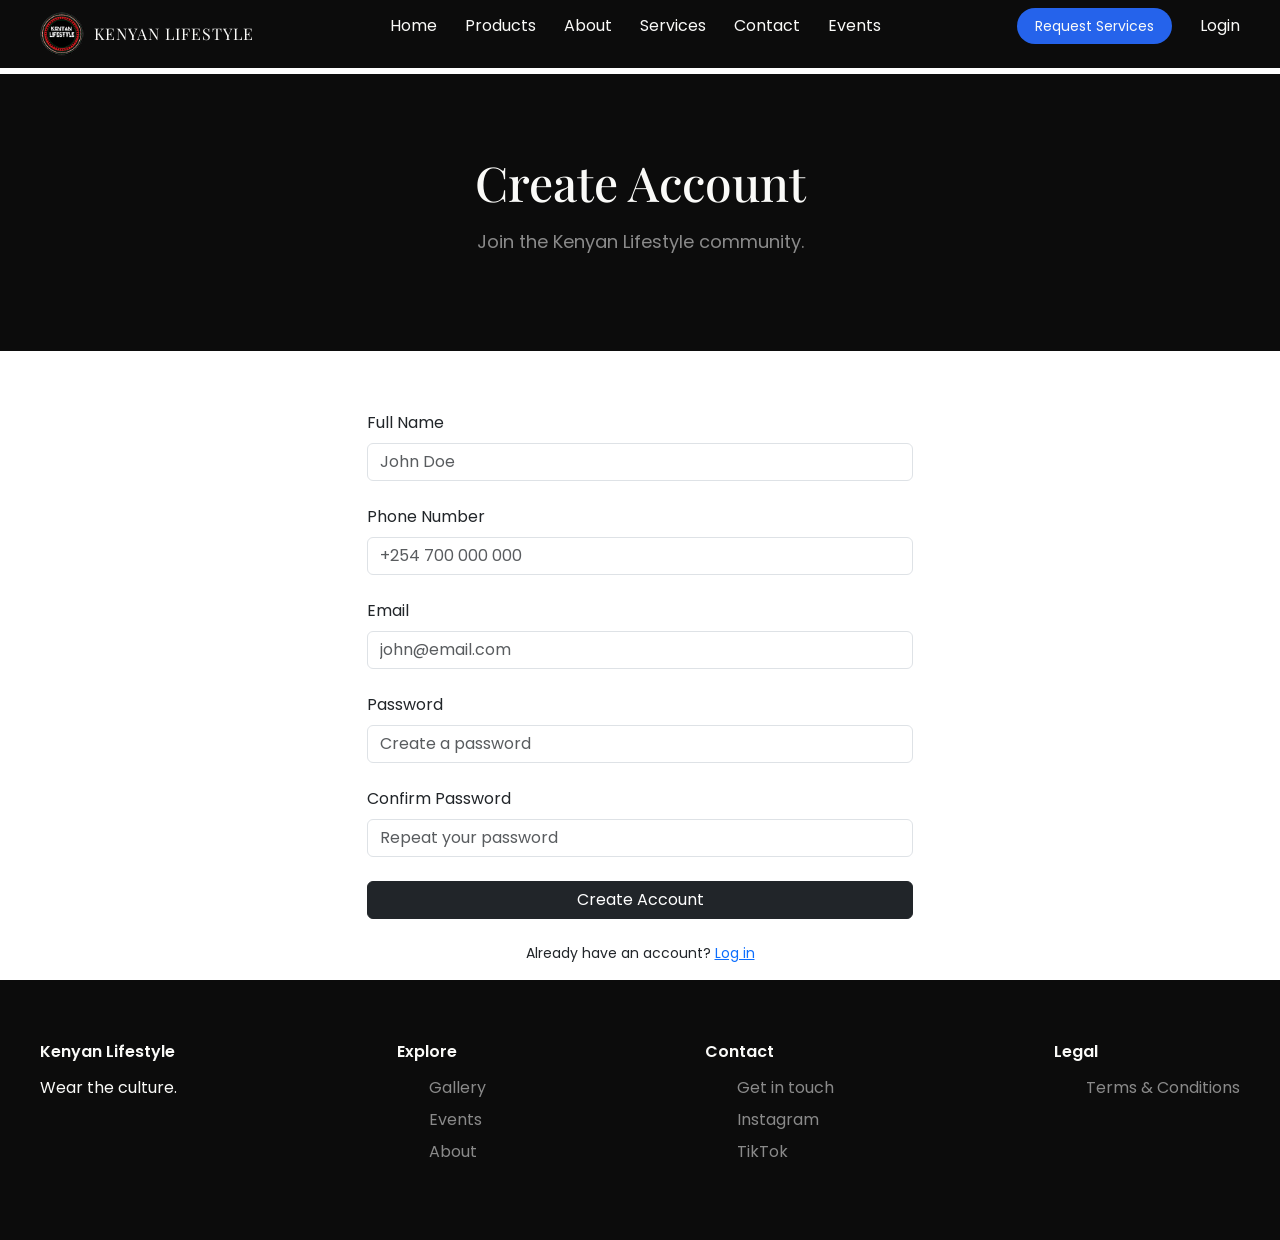
<file: signup.html>
<!doctype html>
<html lang="en">
  <head>
    <meta charset="UTF-8" />
    <meta name="viewport" content="width=device-width, initial-scale=1.0" />
    <title>Sign Up | Kenyan Lifestyle</title>
    <link rel="preconnect" href="https://fonts.googleapis.com" />
    <link
      href="https://fonts.googleapis.com/css2?family=Playfair+Display:wght@500;600&family=Poppins:wght@400;500;600&display=swap"
      rel="stylesheet"
    />
    <link
      href="https://cdn.jsdelivr.net/npm/bootstrap@5.3.3/dist/css/bootstrap.min.css"
      rel="stylesheet"
    />
    <link rel="stylesheet" href="css/style.css" />
    <link rel="stylesheet" href="css/forms.css" />
  </head>
  <body>
    <nav class="site-nav" id="siteNav">
      <a href="index.html" class="nav-logo">
        <img
          src="images/logo.png"
          alt="Kenyan Lifestyle"
          class="nav-logo-img"
        />
        <span class="nav-logo-text">KENYAN LIFESTYLE</span>
      </a>
      <button
        class="nav-toggle"
        id="navToggle"
        aria-label="Toggle menu"
        aria-expanded="false"
      >
        <span></span>
        <span></span>
        <span></span>
      </button>
      <ul class="nav-links" id="navLinks">
        <li><a href="index.html">Home</a></li>
        <li><a href="products.html">Products</a></li>
        <li><a href="about.html">About</a></li>
        <li><a href="services.html">Services</a></li>
        <li><a href="contact.html">Contact</a></li>
        <li><a href="events.html">Events</a></li>
      </ul>
      <ul class="nav-right">
        <li><a href="request.html" class="nav-cta">Request Services</a></li>
        <li><a href="login.html">Login</a></li>
      </ul>
    </nav>

    <main class="form-main">
      <section class="form-hero">
        <h1>Create Account</h1>
        <p>Join the Kenyan Lifestyle community.</p>
      </section>

      <section class="form-container">
        <div class="container">
          <div class="row justify-content-center">
            <div class="col-lg-6">
              <form id="signupForm" novalidate>
                <div class="mb-4">
                  <label for="signupName" class="form-label">Full Name</label>
                  <input
                    type="text"
                    class="form-control"
                    id="signupName"
                    placeholder="John Doe"
                  />
                  <span class="error-msg" id="signupNameError"></span>
                </div>

                <div class="mb-4">
                  <label for="signupPhone" class="form-label"
                    >Phone Number</label
                  >
                  <input
                    type="text"
                    class="form-control"
                    id="signupPhone"
                    placeholder="+254 700 000 000"
                  />
                  <span class="error-msg" id="signupPhoneError"></span>
                </div>

                <div class="mb-4">
                  <label for="signupEmail" class="form-label">Email</label>
                  <input
                    type="email"
                    class="form-control"
                    id="signupEmail"
                    placeholder="john@email.com"
                  />
                  <span class="error-msg" id="signupEmailError"></span>
                </div>

                <div class="mb-4">
                  <label for="signupPassword" class="form-label"
                    >Password</label
                  >
                  <input
                    type="password"
                    class="form-control"
                    id="signupPassword"
                    placeholder="Create a password"
                  />
                  <span class="error-msg" id="signupPasswordError"></span>
                </div>

                <div class="mb-4">
                  <label for="signupConfirm" class="form-label"
                    >Confirm Password</label
                  >
                  <input
                    type="password"
                    class="form-control"
                    id="signupConfirm"
                    placeholder="Repeat your password"
                  />
                  <span class="error-msg" id="signupConfirmError"></span>
                </div>

                <button type="submit" class="btn btn-dark w-100">
                  Create Account
                </button>
                <p class="success-msg mt-3 text-center" id="signupSuccess"></p>

                <p class="mt-4 text-center" style="font-size: 14px">
                  Already have an account?
                  <a href="login.html" class="forgot-link">Log in</a>
                </p>
              </form>
            </div>
          </div>
        </div>
      </section>
    </main>

    <footer class="site-footer">
      <div class="footer-col">
        <p class="footer-heading">Kenyan Lifestyle</p>
        <p>Wear the culture.</p>
      </div>
      <div class="footer-col">
        <p class="footer-heading">Explore</p>
        <ul>
          <li><a href="gallery.html">Gallery</a></li>
          <li><a href="events.html">Events</a></li>
          <li><a href="about.html">About</a></li>
        </ul>
      </div>
      <div class="footer-col">
        <p class="footer-heading">Contact</p>
        <ul>
          <li><a href="contact.html">Get in touch</a></li>
          <li><a href="#">Instagram</a></li>
          <li><a href="#">TikTok</a></li>
        </ul>
      </div>
      <div class="footer-col">
        <p class="footer-heading">Legal</p>
        <ul>
          <li><a href="#">Terms &amp; Conditions</a></li>
        </ul>
      </div>
    </footer>

    <script src="https://cdn.jsdelivr.net/npm/bootstrap@5.3.3/dist/js/bootstrap.bundle.min.js"></script>
    <script src="js/form-validate.js"></script>
  </body>
</html>
</file>
<file: css/style.css>
* {
  margin: 0;
  padding: 0;
  box-sizing: border-box;
}

body {
  font-family: "Poppins", sans-serif;
}

/* navbar */
.site-nav {
  display: flex;
  align-items: center;
  justify-content: space-between;
  padding: 12px 40px;
  background-color: #0c0c0c;
  position: fixed;
  top: 0;
  width: 100%;
  z-index: 1000;
}

.nav-links,
.nav-right {
  display: flex;
  list-style: none;
  gap: 28px;
}

.nav-links a,
.nav-right a {
  text-decoration: none;
  color: #fafaf8;
}

.nav-cta {
  background-color: #2563eb;
  color: #fafaf8 !important;
  padding: 8px 18px;
  border-radius: 999px;
  font-size: 14px;
}

.site-footer {
  display: flex;
  justify-content: space-between;
  gap: 40px;
  padding: 60px 40px;
  background-color: #0c0c0c;
  color: #fafaf8;
}

.footer-heading {
  font-weight: 600;
  margin-bottom: 12px;
}

.site-footer ul {
  list-style: none;
}

.site-footer a {
  text-decoration: none;
  color: #8a8a8a;
  display: block;
  margin-bottom: 8px;
}

.site-footer a:hover {
  color: #fafaf8;
}

.nav-logo {
  text-decoration: none;
  color: #fafaf8;
  font-family: "Playfair Display", serif;
  font-size: 18px;
  letter-spacing: 1px;
}

.carousel {
  position: relative;
  height: 70vh;
  overflow: hidden;
}

.carousel-slide {
  position: absolute;
  top: 0;
  left: 0;
  width: 100%;
  height: 100%;
  background-size: cover;
  background-position: center;
  display: flex;
  align-items: center;
  justify-content: center;
  text-align: center;
  color: #fafaf8;
  opacity: 0;
  transition: opacity 0.6s ease;
}

.carousel-slide:nth-child(1) {
  background-image: url("../images/1.png");
}
.carousel-slide:nth-child(2) {
  background-image: url("../images/2.png");
}
.carousel-slide:nth-child(3) {
  background-image: url("../images/3.png");
}

.carousel-slide.active {
  opacity: 1;
}

.slide-text h2 {
  font-family: "Playfair Display", serif;
  font-size: 38px;
  margin-bottom: 10px;
}

.carousel-btn {
  position: absolute;
  top: 0;
  height: 100%;
  width: 15%;
  background: transparent;
  border: none;
  z-index: 2;
  cursor: pointer;
}

.prev {
  left: 0;
}
.next {
  right: 0;
}

.carousel-dots {
  position: absolute;
  bottom: 20px;
  left: 50%;
  transform: translateX(-50%);
  display: flex;
  gap: 8px;
  z-index: 2;
}

.dot {
  width: 10px;
  height: 10px;
  border-radius: 50%;
  background: rgba(255, 255, 255, 0.4);
  cursor: pointer;
}

.dot.active {
  background: #fafaf8;
}

.statement {
  text-align: center;
  padding: 80px 20px;
  background-color: #fafaf8;
}

.statement h1 {
  font-family: "Playfair Display", serif;
  font-size: 42px;
}

.statement p {
  color: #8a8a8a;
  margin-top: 10px;
}

.carousel-section {
  padding: 0;
  margin-top: 74px;
}

.nav-logo-img {
  height: 44px;
  width: 44px;
  border-radius: 50%;
  object-fit: cover;
}

.nav-logo {
  display: flex;
  align-items: center;
  gap: 10px;
}

.nav-logo-text {
  font-family: "Playfair Display", serif;
  font-size: 16px;
  color: #fafaf8;
  letter-spacing: 1px;
}

.nav-toggle {
  display: none;
  background: none;
  border: none;
}

.featured-products {
  padding: 80px 40px;
  background-color: #fafaf8;
}

.products-mosaic {
  display: grid;
  grid-template-columns: 1fr 1fr 1fr;
  grid-template-rows: 180px 180px;
  gap: 12px;
}

.mosaic-card {
  overflow: hidden;
  border-radius: 8px;
}

.mosaic-card img {
  width: 100%;
  height: 100%;
  object-fit: cover;
}

.mosaic-card.tall {
  grid-row: span 2;
}

.mosaic-card.wide {
  grid-column: span 2;
}

.view-all {
  text-align: center;
  margin-top: 40px;
}

.btn-outline {
  display: inline-block;
  border: 1.5px solid #0c0c0c;
  color: #0c0c0c;
  padding: 12px 32px;
  text-decoration: none;
  border-radius: 4px;
  font-weight: 500;
}

/* mobile responsiveness */
@media (max-width: 768px) {
  .site-nav {
    flex-wrap: wrap;
    padding: 12px 20px;
  }

  .nav-links,
  .nav-right {
    display: none;
  }

  .nav-toggle {
    display: flex;
    flex-direction: column;
    gap: 5px;
    cursor: pointer;
  }

  .nav-toggle span {
    display: block;
    width: 24px;
    height: 2px;
    background-color: #fafaf8;
  }

  .site-footer {
    flex-direction: column;
    gap: 24px;
    padding: 40px 20px;
  }

  .carousel {
    height: 50vh;
  }

  .products-mosaic {
    grid-template-columns: 1fr;
    grid-template-rows: auto;
  }

  .mosaic-card.tall,
  .mosaic-card.wide {
    grid-row: span 1;
    grid-column: span 1;
  }

  .about-grid,
  .services-grid,
  .events-grid,
  .contact-grid {
    grid-template-columns: 1fr;
  }

  .featured-event {
    grid-template-columns: 1fr;
  }

  .featured-event-img {
    height: 300px;
  }

  .products-grid {
    grid-template-columns: repeat(2, 1fr);
  }

  .contact-info {
    border-right: none;
    border-bottom: 0.5px solid #e8e6e1;
    padding-right: 0;
    padding-bottom: 40px;
    margin-bottom: 40px;
  }

  .contact-form {
    padding-left: 0;
  }
}
</file>
<file: css/about.css>
.about-main {
  margin-top: 74px;
}

.about-hero {
  padding: 80px 40px;
  background-color: #0c0c0c;
  color: #fafaf8;
  text-align: center;
}

.about-hero h1 {
  font-family: "Playfair Display", serif;
  font-size: 48px;
  margin-bottom: 16px;
}

.about-hero p {
  color: #8a8a8a;
  font-size: 18px;
  max-width: 600px;
  margin: 0 auto;
}

.about-grid {
  display: grid;
  grid-template-columns: repeat(3, 1fr);
  gap: 0;
}

.about-card {
  padding: 60px 40px;
  border-right: 0.5px solid #e8e6e1;
}

.about-card:last-child {
  border-right: none;
}

.about-card h2 {
  font-family: "Playfair Display", serif;
  font-size: 28px;
  margin-bottom: 20px;
  color: #0c0c0c;
}

.about-card p {
  color: #3a3a3a;
  line-height: 1.8;
  font-size: 15px;
}

body {
  display: flex;
  flex-direction: column;
  min-height: 100vh;
}

main {
  flex: 1;
}
</file>
<file: css/contact.css>
.contact-main {
  margin-top: 74px;
}

.contact-hero {
  padding: 80px 40px;
  background-color: #0c0c0c;
  color: #fafaf8;
  text-align: center;
}

.contact-hero h1 {
  font-family: "Playfair Display", serif;
  font-size: 48px;
  margin-bottom: 16px;
}

.contact-hero p {
  color: #8a8a8a;
  font-size: 18px;
}

.contact-grid {
  display: grid;
  grid-template-columns: 1fr 1fr;
  gap: 0;
  padding: 80px 40px;
}

.contact-info {
  padding-right: 60px;
  border-right: 0.5px solid #e8e6e1;
}

.contact-item {
  margin-bottom: 40px;
}

.contact-label {
  font-size: 11px;
  font-weight: 600;
  letter-spacing: 2px;
  text-transform: uppercase;
  color: #8a8a8a;
  margin-bottom: 8px;
}

.contact-value {
  font-size: 16px;
  color: #0c0c0c;
  font-weight: 500;
}

.contact-socials {
  display: flex;
  gap: 20px;
}

.contact-socials a {
  text-decoration: none;
  color: #0c0c0c;
  font-weight: 500;
  font-size: 16px;
}

.contact-socials a:hover {
  color: #b23a2e;
}

.contact-form {
  padding-left: 60px;
  display: flex;
  flex-direction: column;
  gap: 20px;
}

.contact-form input,
.contact-form textarea {
  width: 100%;
  padding: 14px 0;
  border: none;
  border-bottom: 1.5px solid #e8e6e1;
  font-family: "Poppins", sans-serif;
  font-size: 15px;
  outline: none;
  background: transparent;
  color: #0c0c0c;
}

.contact-form input:focus,
.contact-form textarea:focus {
  border-bottom-color: #0c0c0c;
}

.contact-form button {
  align-self: flex-start;
  background-color: #0c0c0c;
  color: #fafaf8;
  border: none;
  padding: 14px 36px;
  font-family: "Poppins", sans-serif;
  font-size: 15px;
  font-weight: 500;
  cursor: pointer;
  border-radius: 4px;
  transition: background-color 0.3s ease;
}

.contact-form button:hover {
  background-color: #3a3a3a;
}
</file>
<file: css/events.css>
.events-main {
  margin-top: 74px;
}

/* featured event banner */
.featured-event {
  display: grid;
  grid-template-columns: 1fr 1fr;
  min-height: 500px;
  background-color: #0c0c0c;
}

.featured-event-content {
  padding: 80px 60px;
  display: flex;
  flex-direction: column;
  justify-content: center;
  color: #fafaf8;
}

.event-tag {
  font-size: 11px;
  font-weight: 600;
  letter-spacing: 2px;
  color: #b23a2e;
  text-transform: uppercase;
  display: block;
  margin-bottom: 16px;
}

.featured-event-content h1 {
  font-family: "Playfair Display", serif;
  font-size: 42px;
  margin-bottom: 20px;
}

.featured-event-content p {
  color: #8a8a8a;
  line-height: 1.8;
  font-size: 16px;
  margin-bottom: 12px;
}

.event-date {
  color: #fafaf8 !important;
  font-weight: 500;
  font-size: 14px !important;
  margin-bottom: 32px !important;
}

.featured-event-img {
  overflow: hidden;
}

.featured-event-img img {
  width: 100%;
  height: 100%;
  object-fit: cover;
}

/* other events grid */
.events-grid-section {
  padding: 80px 40px;
}

.section-title {
  font-family: "Playfair Display", serif;
  font-size: 32px;
  margin-bottom: 40px;
  color: #0c0c0c;
}

.events-grid {
  display: grid;
  grid-template-columns: repeat(3, 1fr);
  gap: 24px;
}

.event-card {
  padding: 40px 32px;
  border: 0.5px solid #e8e6e1;
  border-radius: 8px;
}

.event-card h3 {
  font-family: "Playfair Display", serif;
  font-size: 22px;
  margin-bottom: 12px;
  color: #0c0c0c;
}

.event-card p {
  color: #3a3a3a;
  line-height: 1.8;
  font-size: 14px;
  margin-bottom: 8px;
}
</file>
<file: css/gallery.css>
.gallery-main {
  margin-top: 74px;
}

.gallery-hero {
  padding: 80px 40px;
  background-color: #0c0c0c;
  color: #fafaf8;
  text-align: center;
}

.gallery-hero h1 {
  font-family: "Playfair Display", serif;
  font-size: 48px;
  margin-bottom: 16px;
}

.gallery-hero p {
  color: #8a8a8a;
  font-size: 18px;
}

.gallery-grid {
  display: grid;
  grid-template-columns: repeat(3, 1fr);
  grid-auto-rows: 280px;
  gap: 8px;
  padding: 8px;
}

.gallery-item {
  overflow: hidden;
}

.gallery-item img {
  width: 100%;
  height: 100%;
  object-fit: cover;
  transition: transform 0.4s ease;
}

.gallery-item:hover img {
  transform: scale(1.05);
}

.gallery-item.tall {
  grid-row: span 2;
}

.gallery-item.wide {
  grid-column: span 2;
}
</file>
<file: css/forms.css>
.form-main {
  margin-top: 74px;
}

.form-hero {
  padding: 80px 40px;
  background-color: #0c0c0c;
  color: #fafaf8;
  text-align: center;
  margin-bottom: 60px;
}

.form-hero h1 {
  font-family: "Playfair Display", serif;
  font-size: 48px;
  margin-bottom: 16px;
}

.form-hero p {
  color: #8a8a8a;
  font-size: 18px;
}

.error-msg {
  color: #b23a2e;
  font-size: 13px;
  margin-top: 4px;
  display: block;
}

.success-msg {
  color: #2e7d32;
  font-size: 15px;
}
</file>
<file: css/services.css>
.services-main {
  margin-top: 74px;
}

.services-hero {
  padding: 80px 40px;
  background-color: #0c0c0c;
  color: #fafaf8;
  text-align: center;
}

.services-hero h1 {
  font-family: "Playfair Display", serif;
  font-size: 48px;
  margin-bottom: 16px;
}

.services-hero p {
  color: #8a8a8a;
  font-size: 18px;
  max-width: 600px;
  margin: 0 auto;
}

.services-grid {
  display: grid;
  grid-template-columns: repeat(2, 1fr);
  gap: 0;
}

.service-card {
  padding: 60px 40px;
  border-right: 0.5px solid #e8e6e1;
  border-bottom: 0.5px solid #e8e6e1;
}

.service-card:nth-child(2n) {
  border-right: none;
}

.service-number {
  font-size: 12px;
  font-weight: 600;
  color: #b23a2e;
  letter-spacing: 2px;
  display: block;
  margin-bottom: 16px;
}

.service-card h2 {
  font-family: "Playfair Display", serif;
  font-size: 28px;
  margin-bottom: 16px;
  color: #0c0c0c;
}

.service-card p {
  color: #3a3a3a;
  line-height: 1.8;
  font-size: 15px;
}

.services-cta {
  text-align: center;
  padding: 60px 40px;
}

.btn-dark {
  display: inline-block;
  background-color: #0c0c0c;
  color: #fafaf8;
  text-decoration: none;
  padding: 14px 36px;
  border-radius: 4px;
  font-weight: 500;
  font-size: 15px;
  transition: background-color 0.3s ease;
}

.btn-dark:hover {
  background-color: #3a3a3a;
}
</file>
